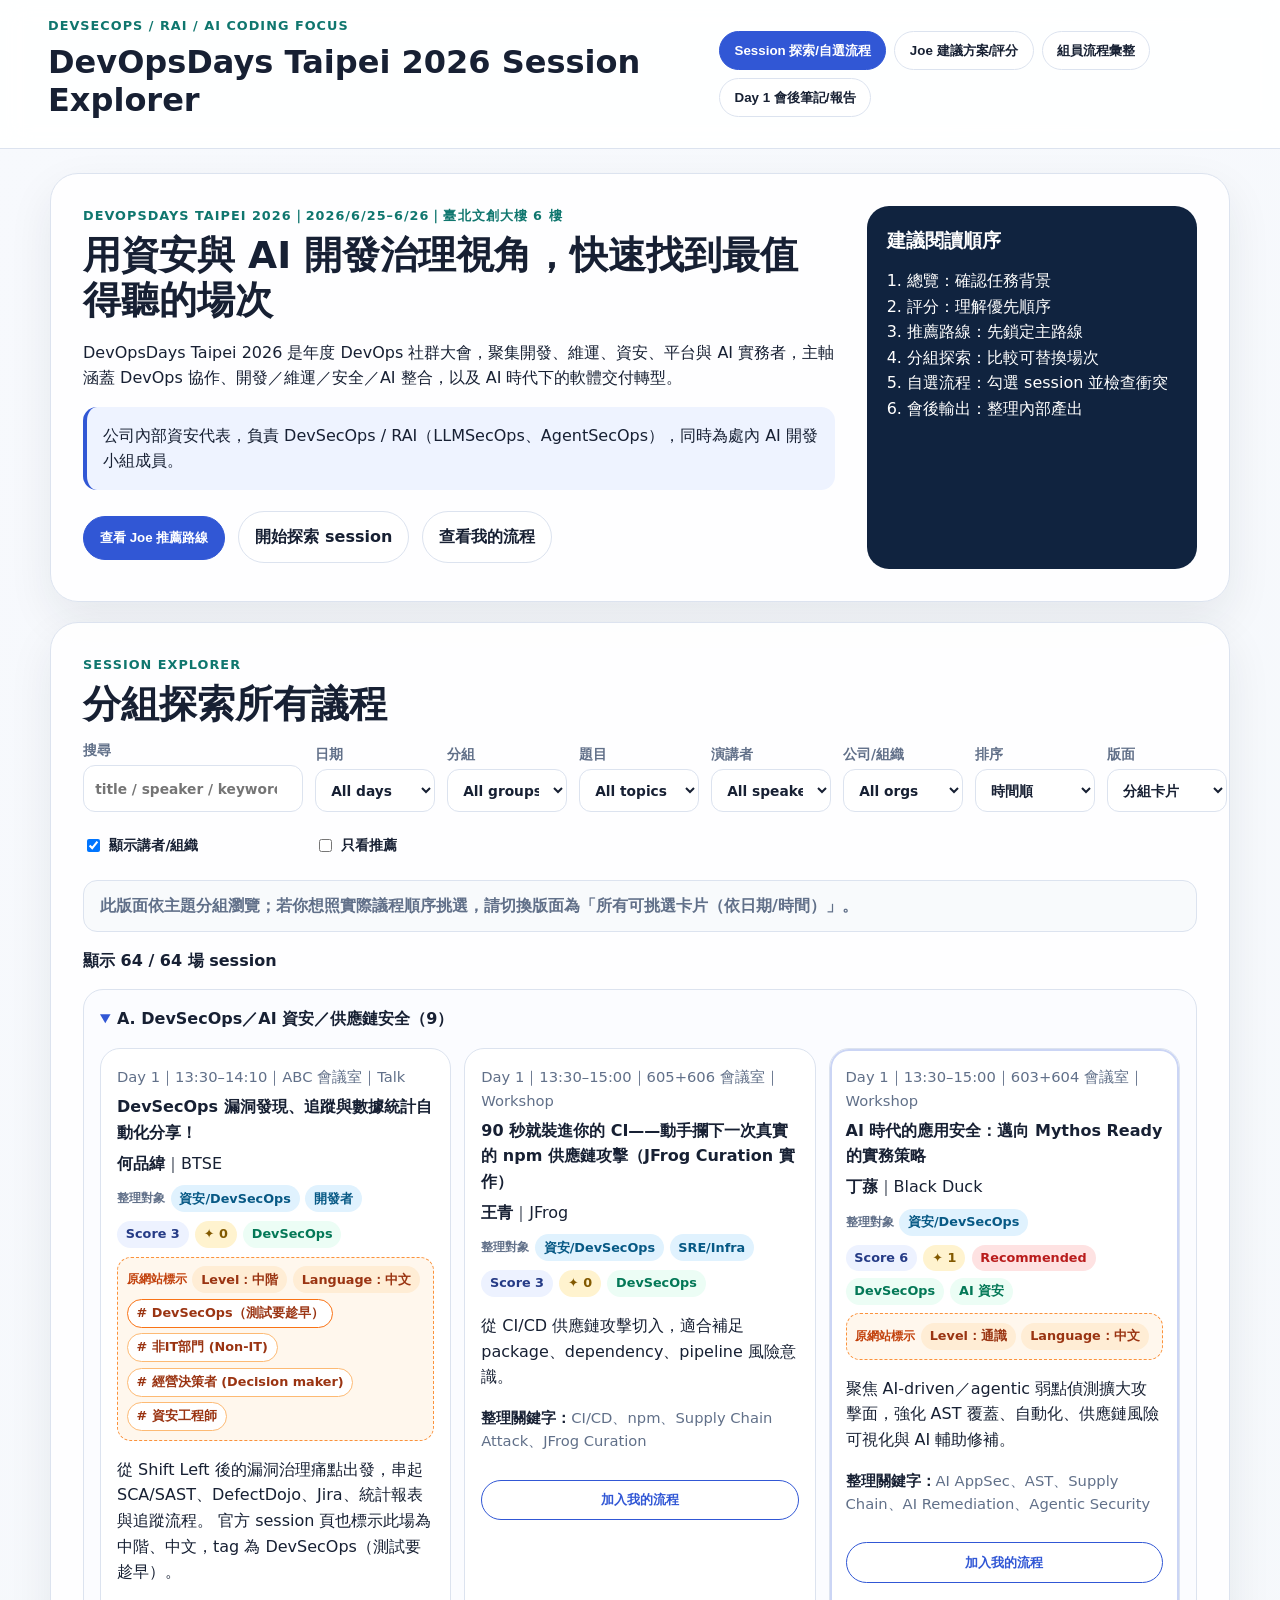
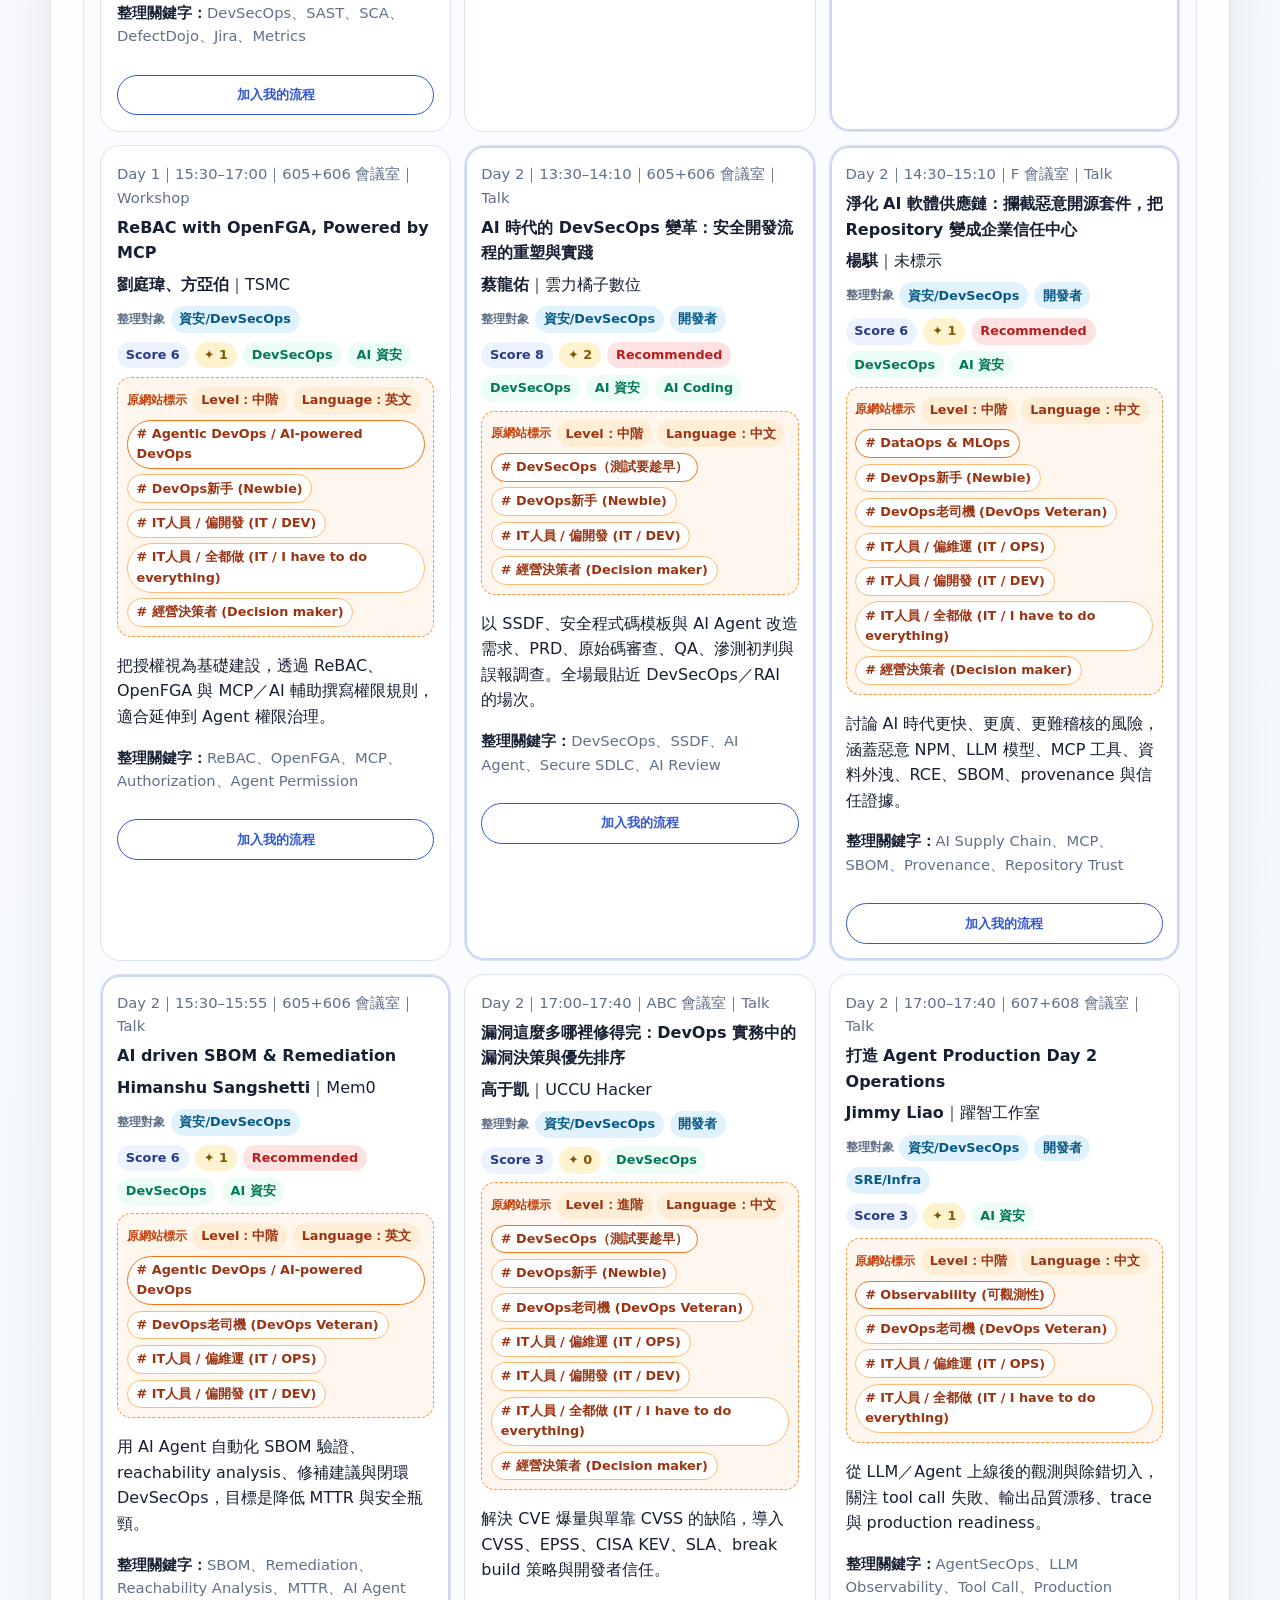
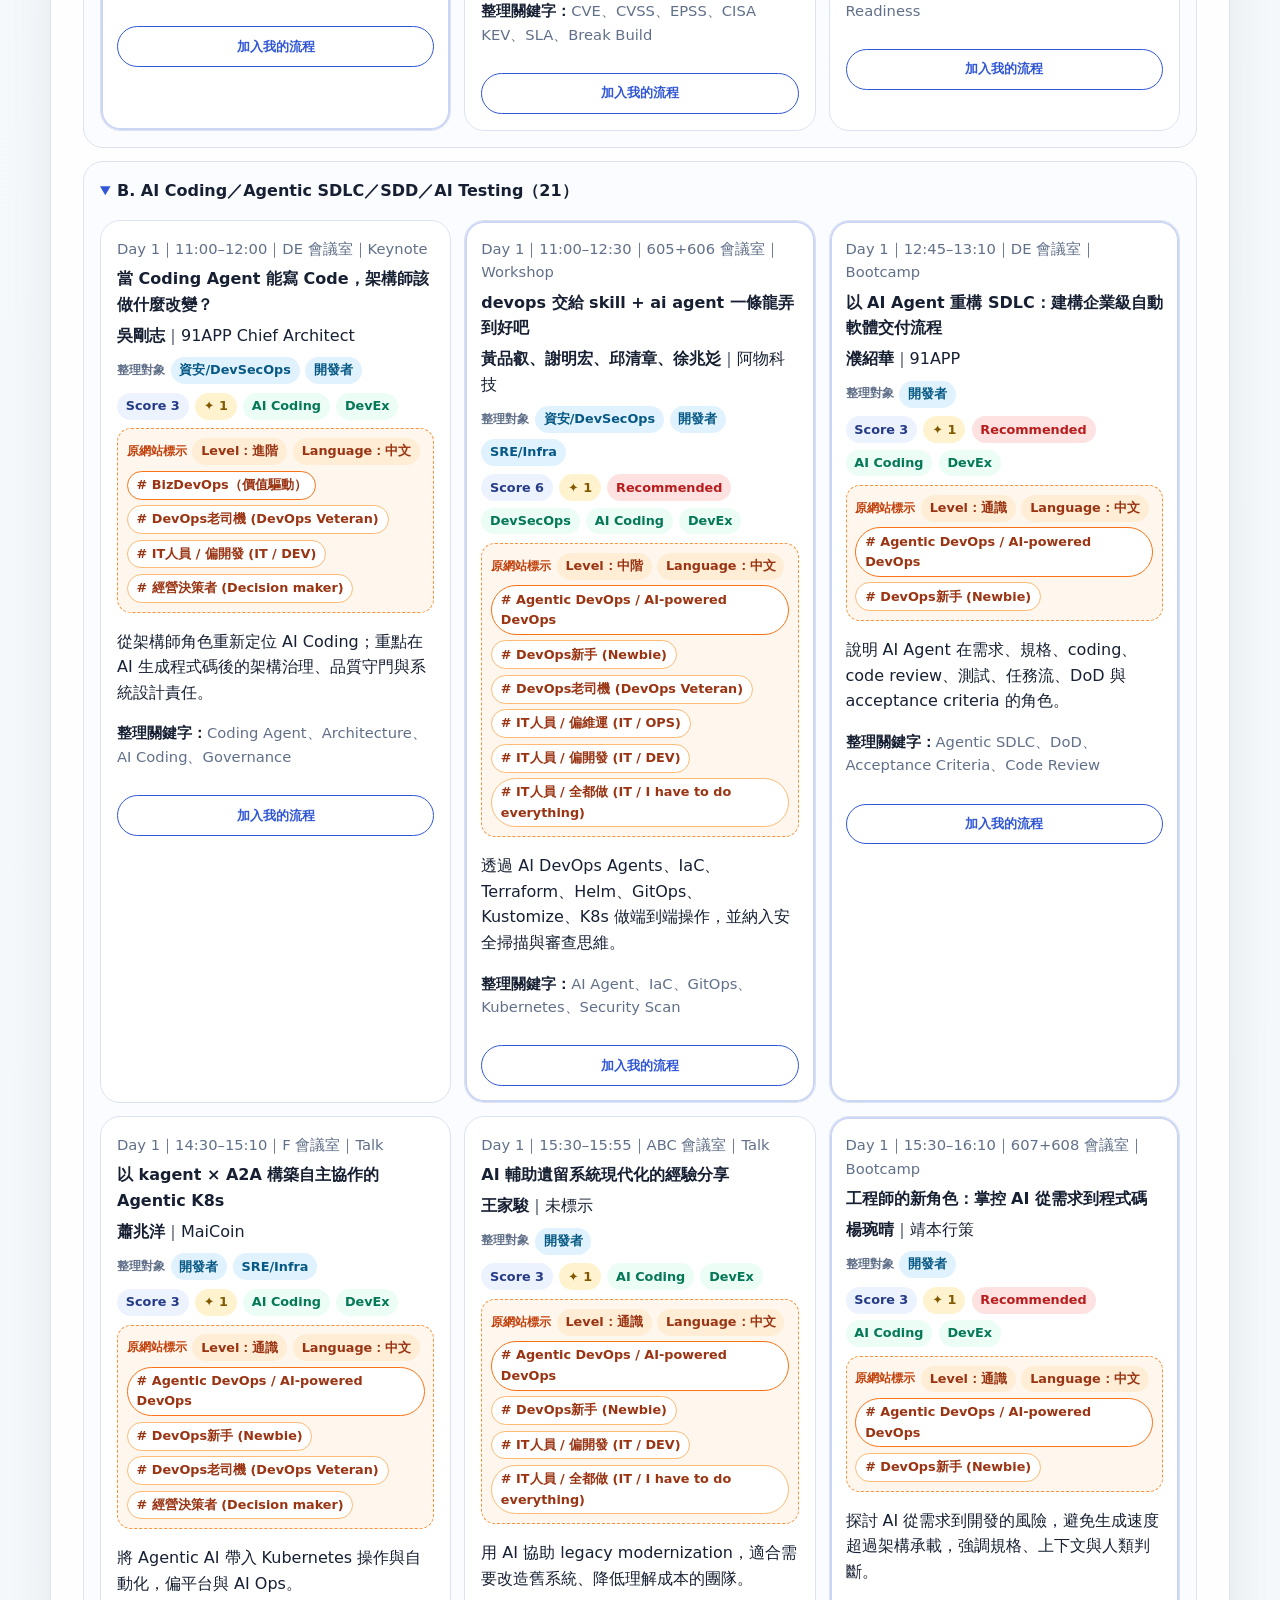
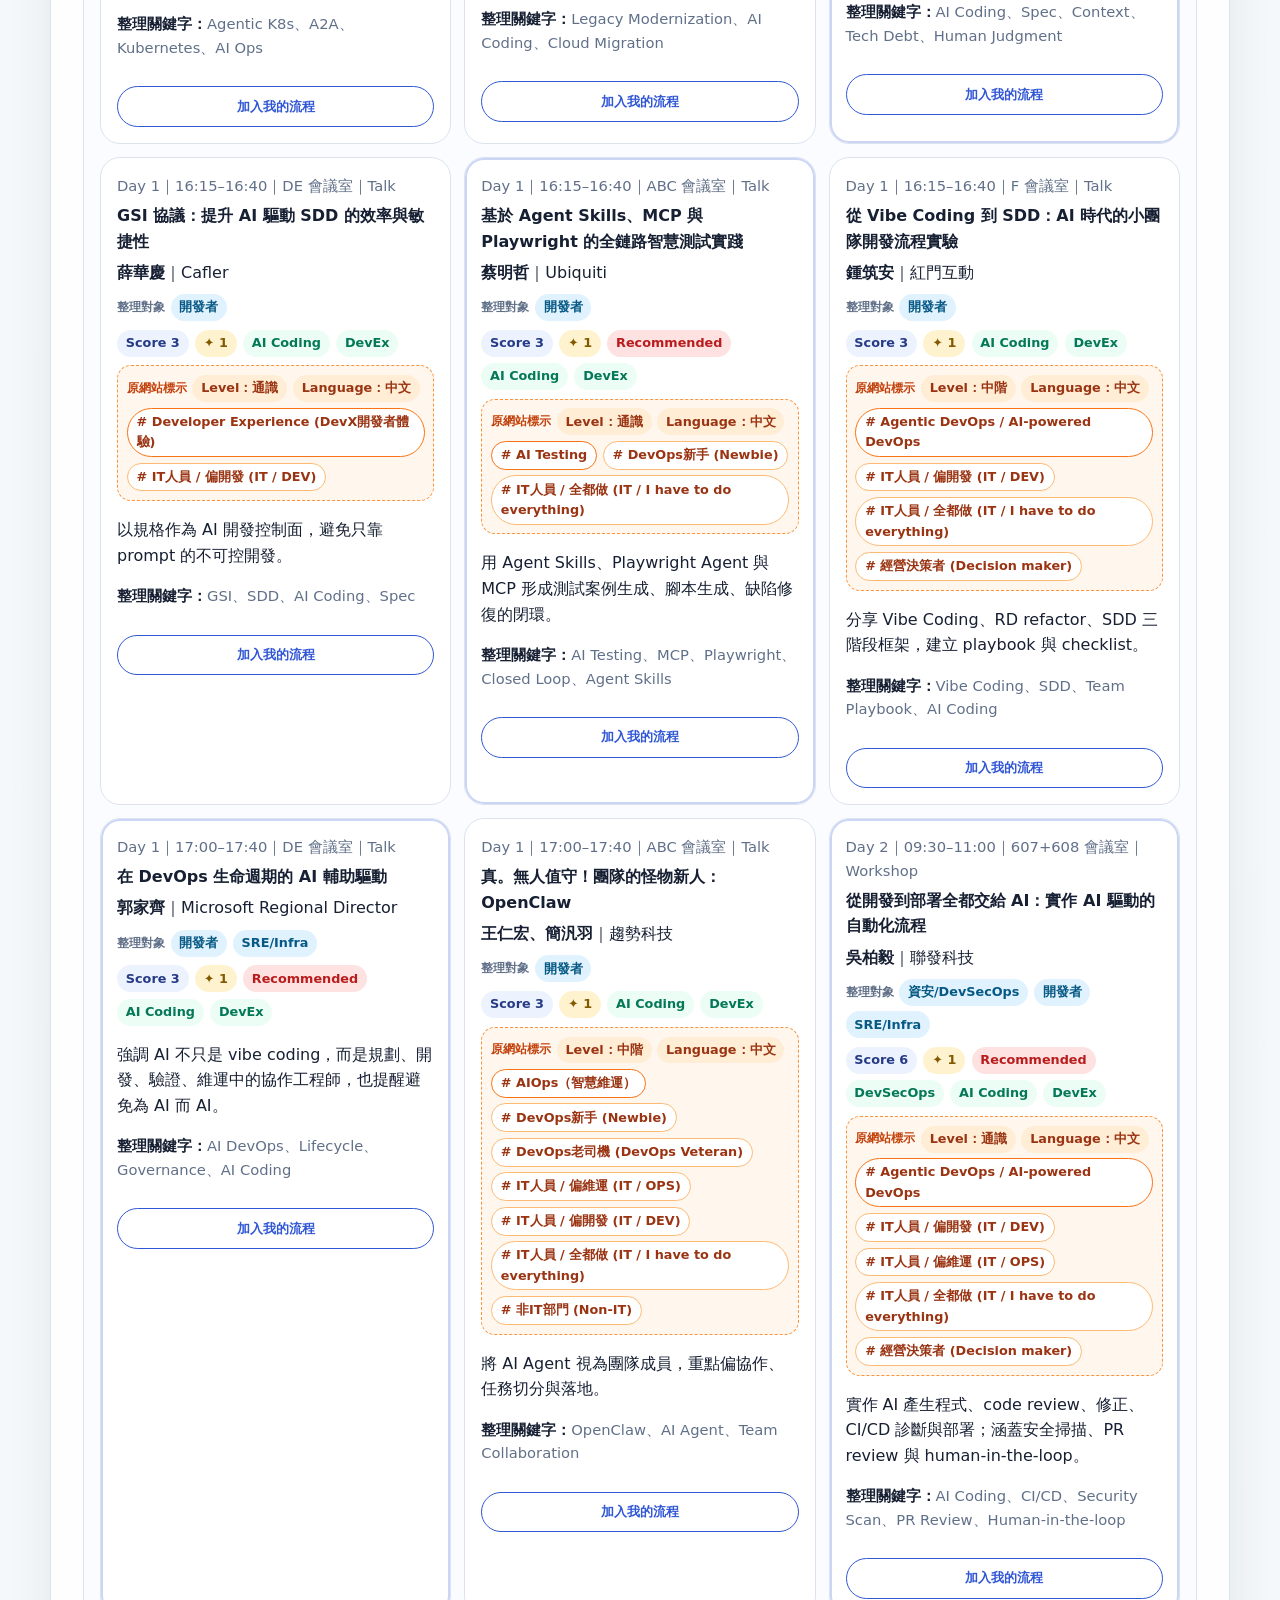
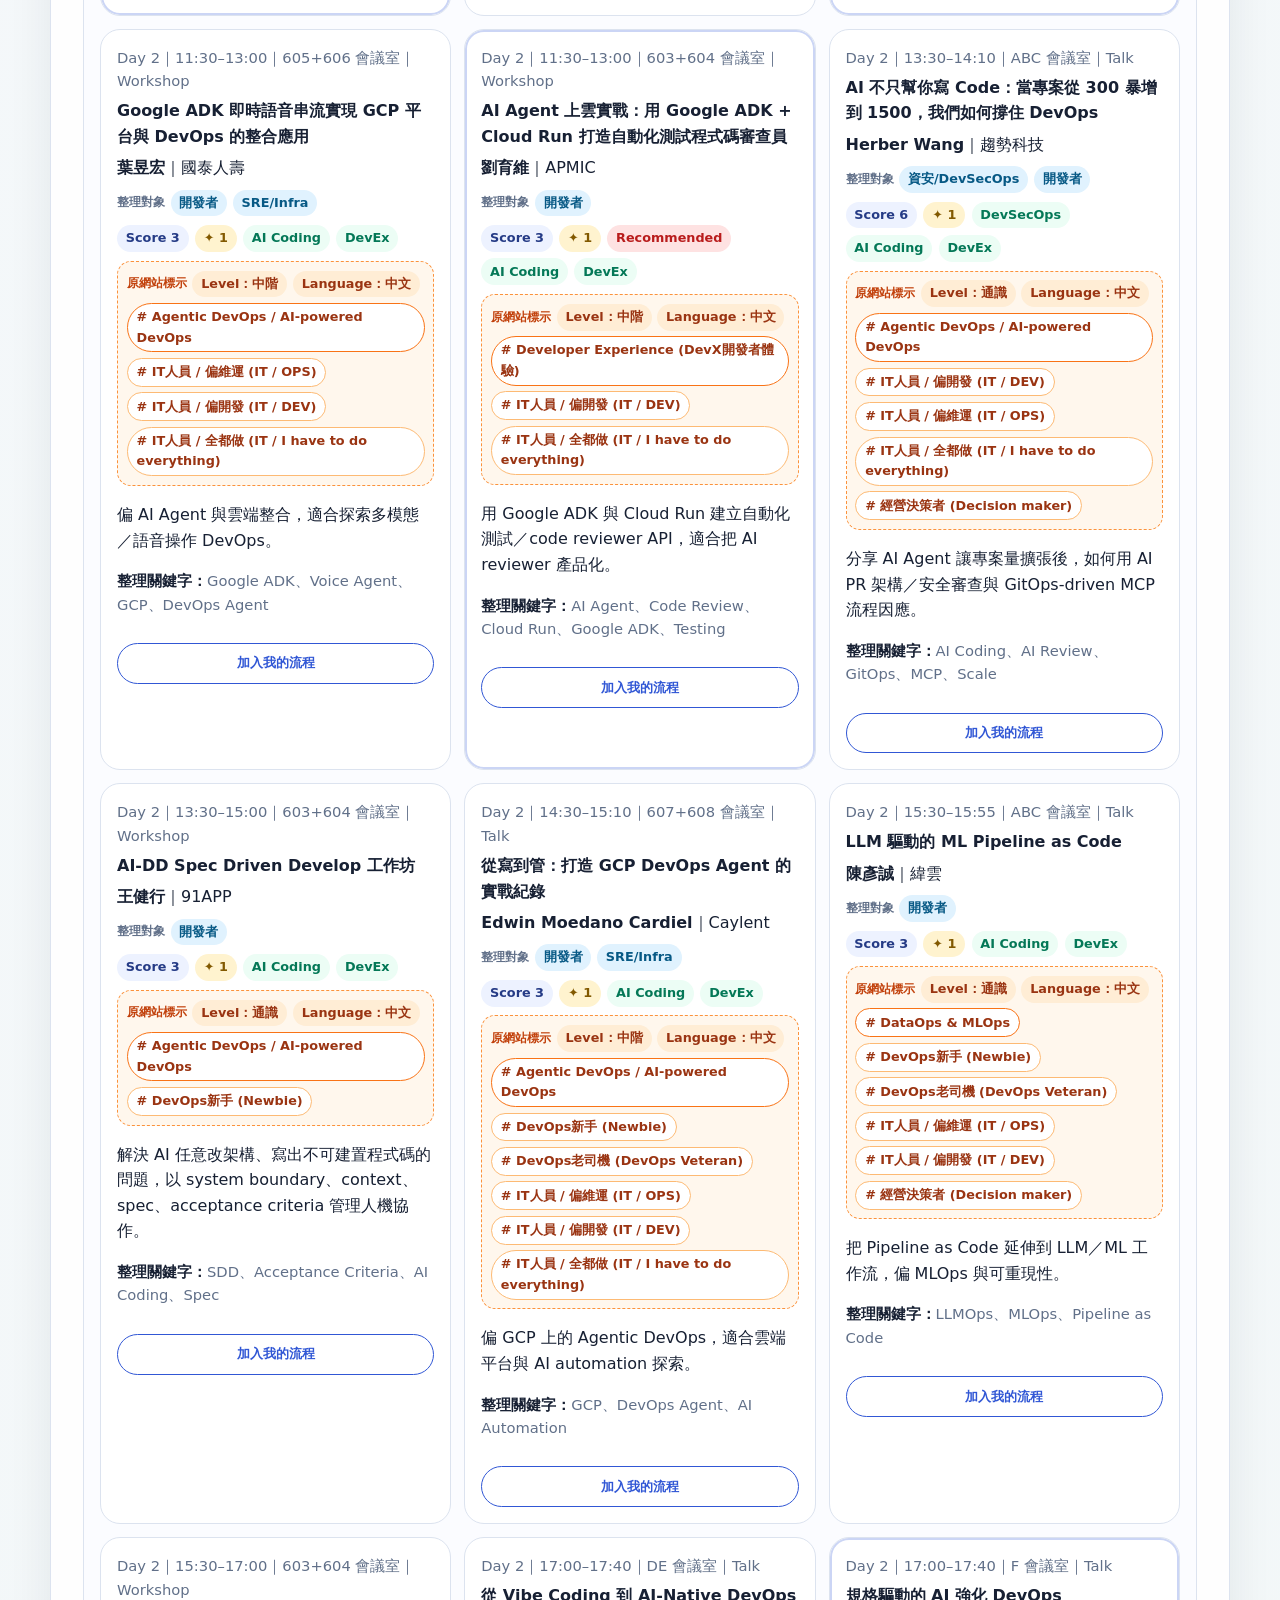
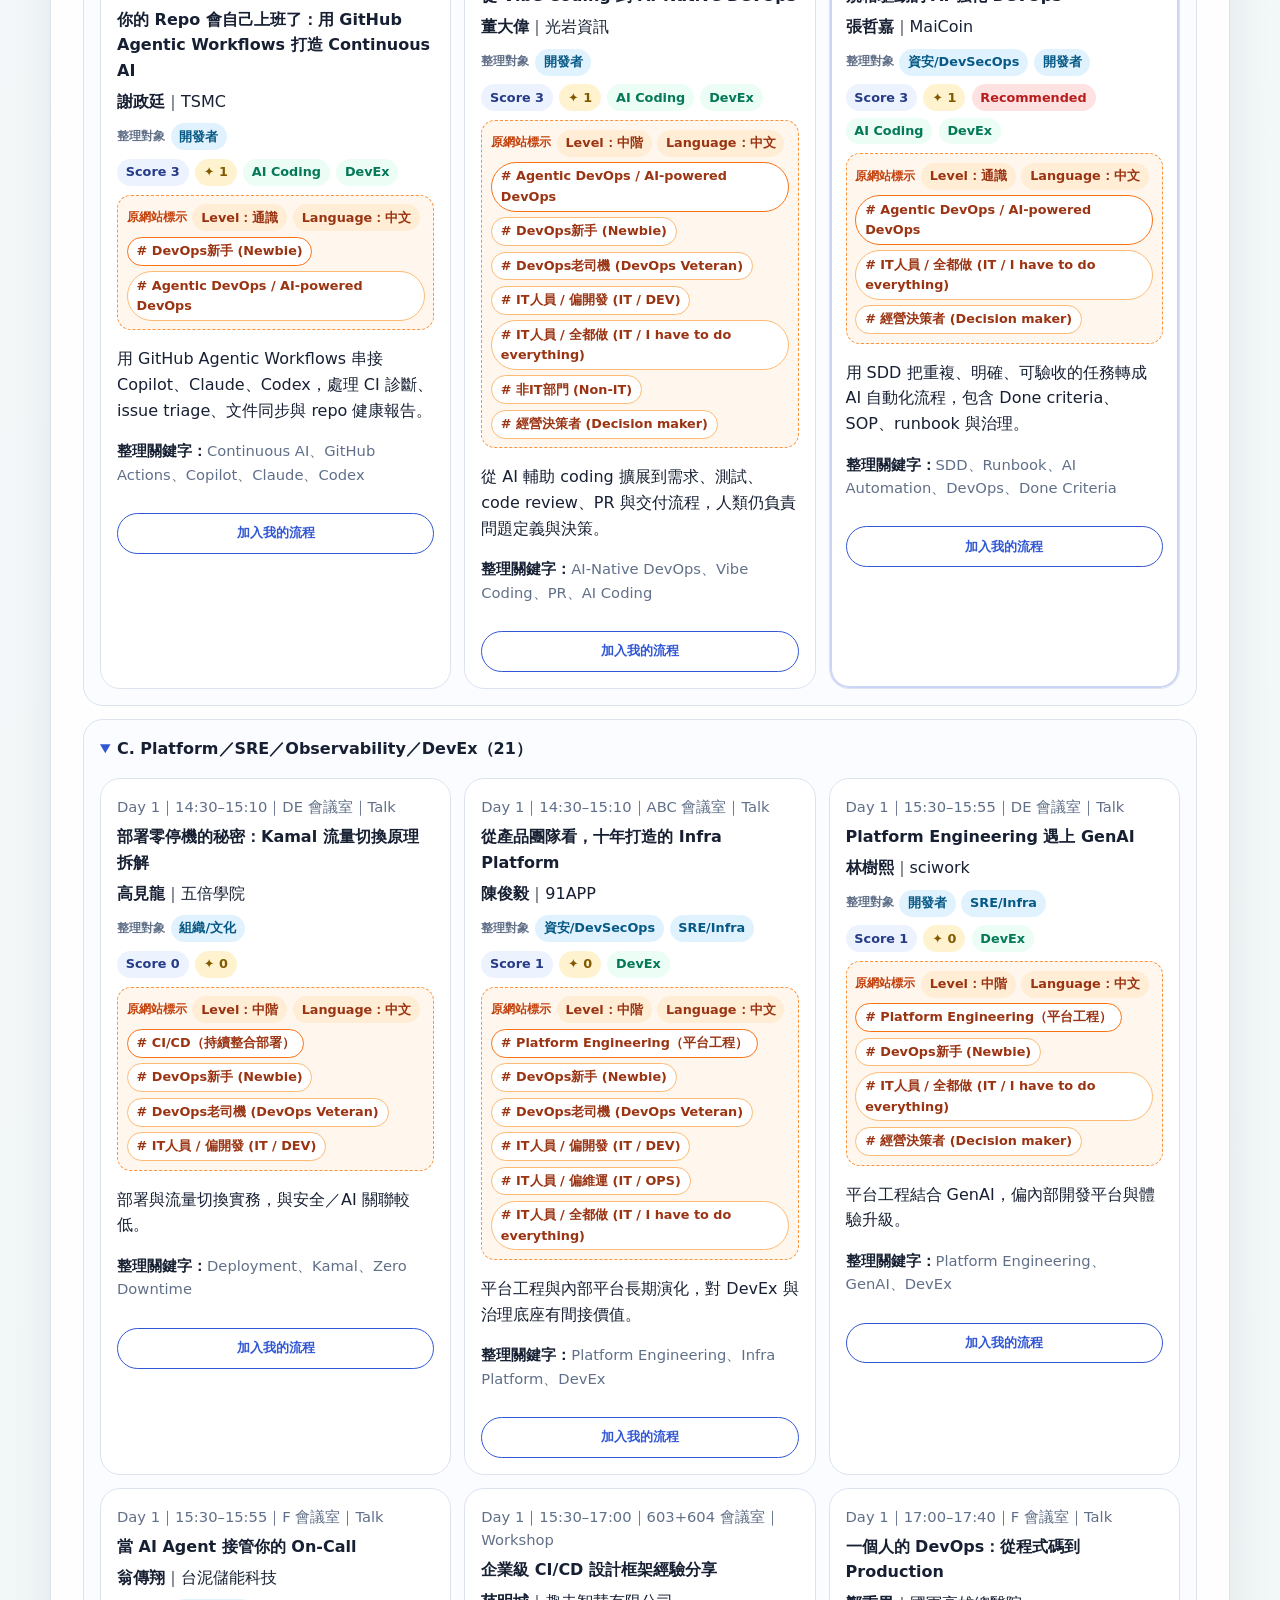
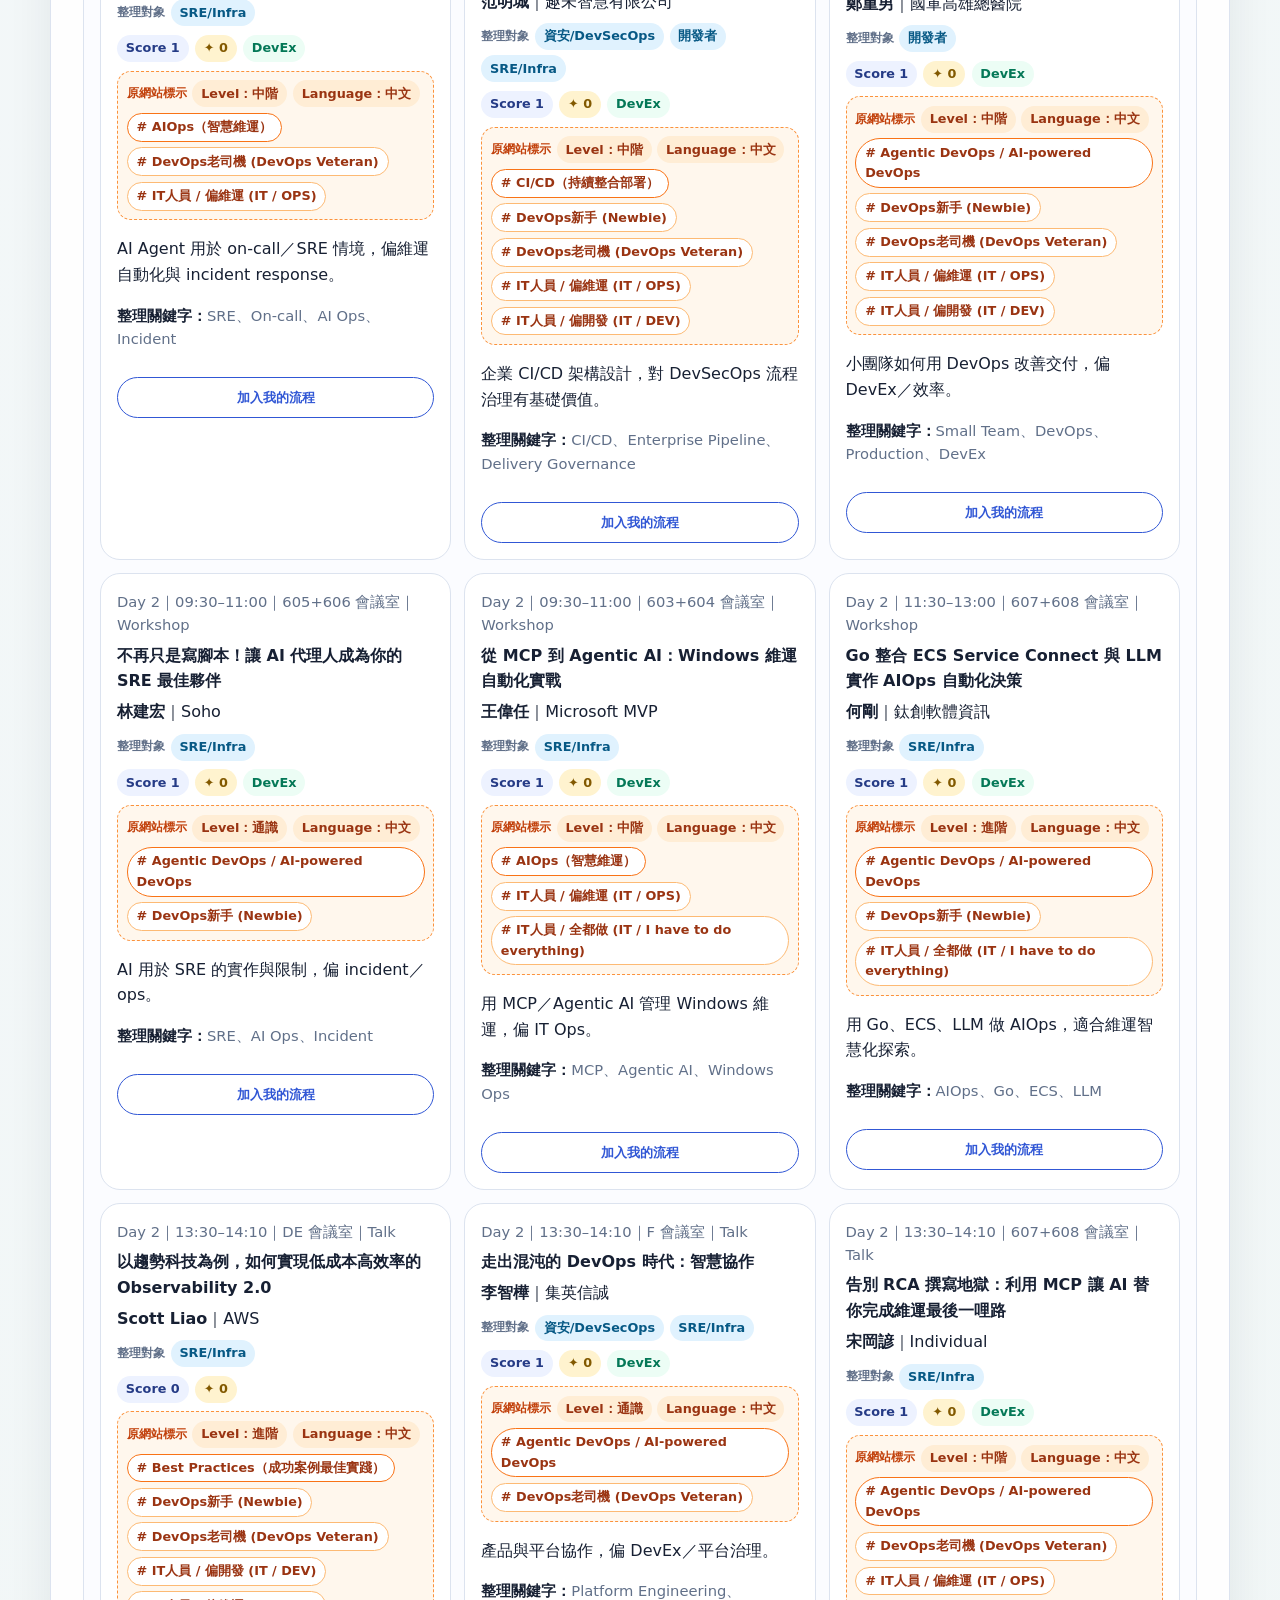
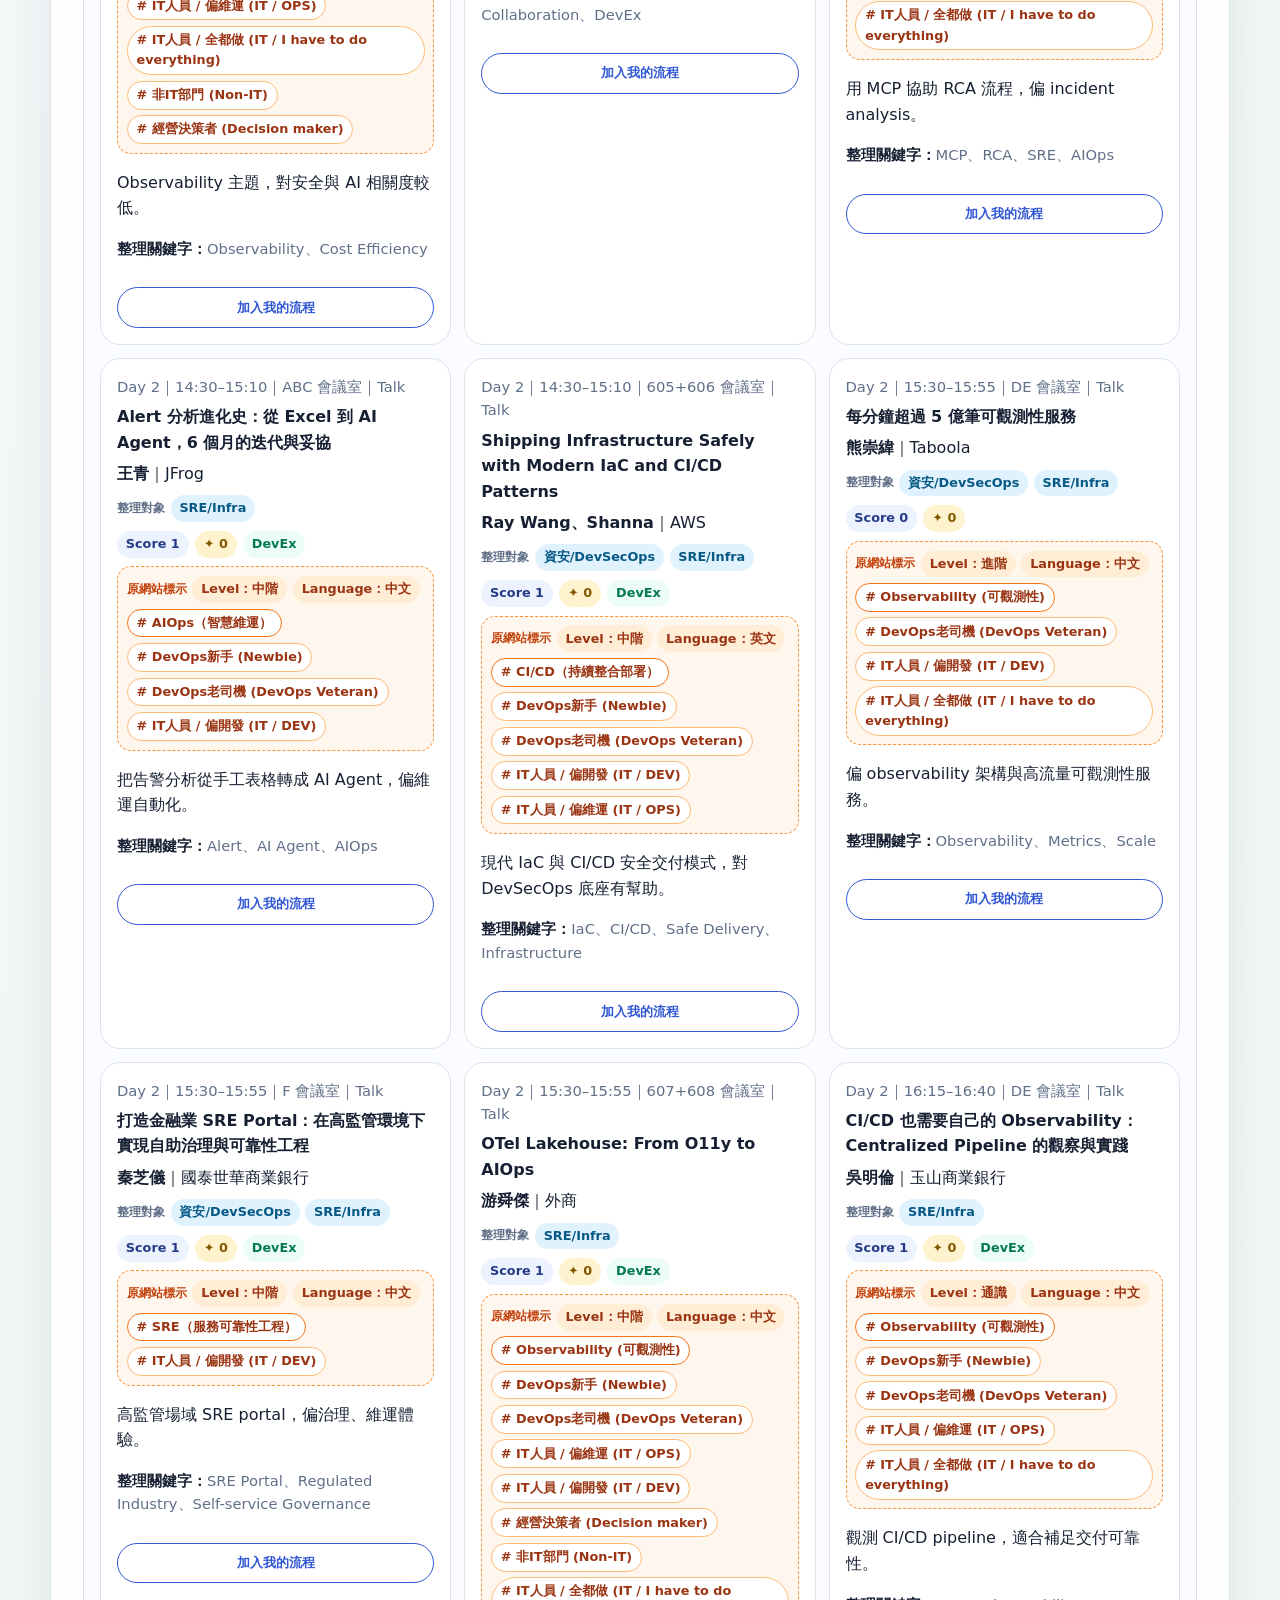
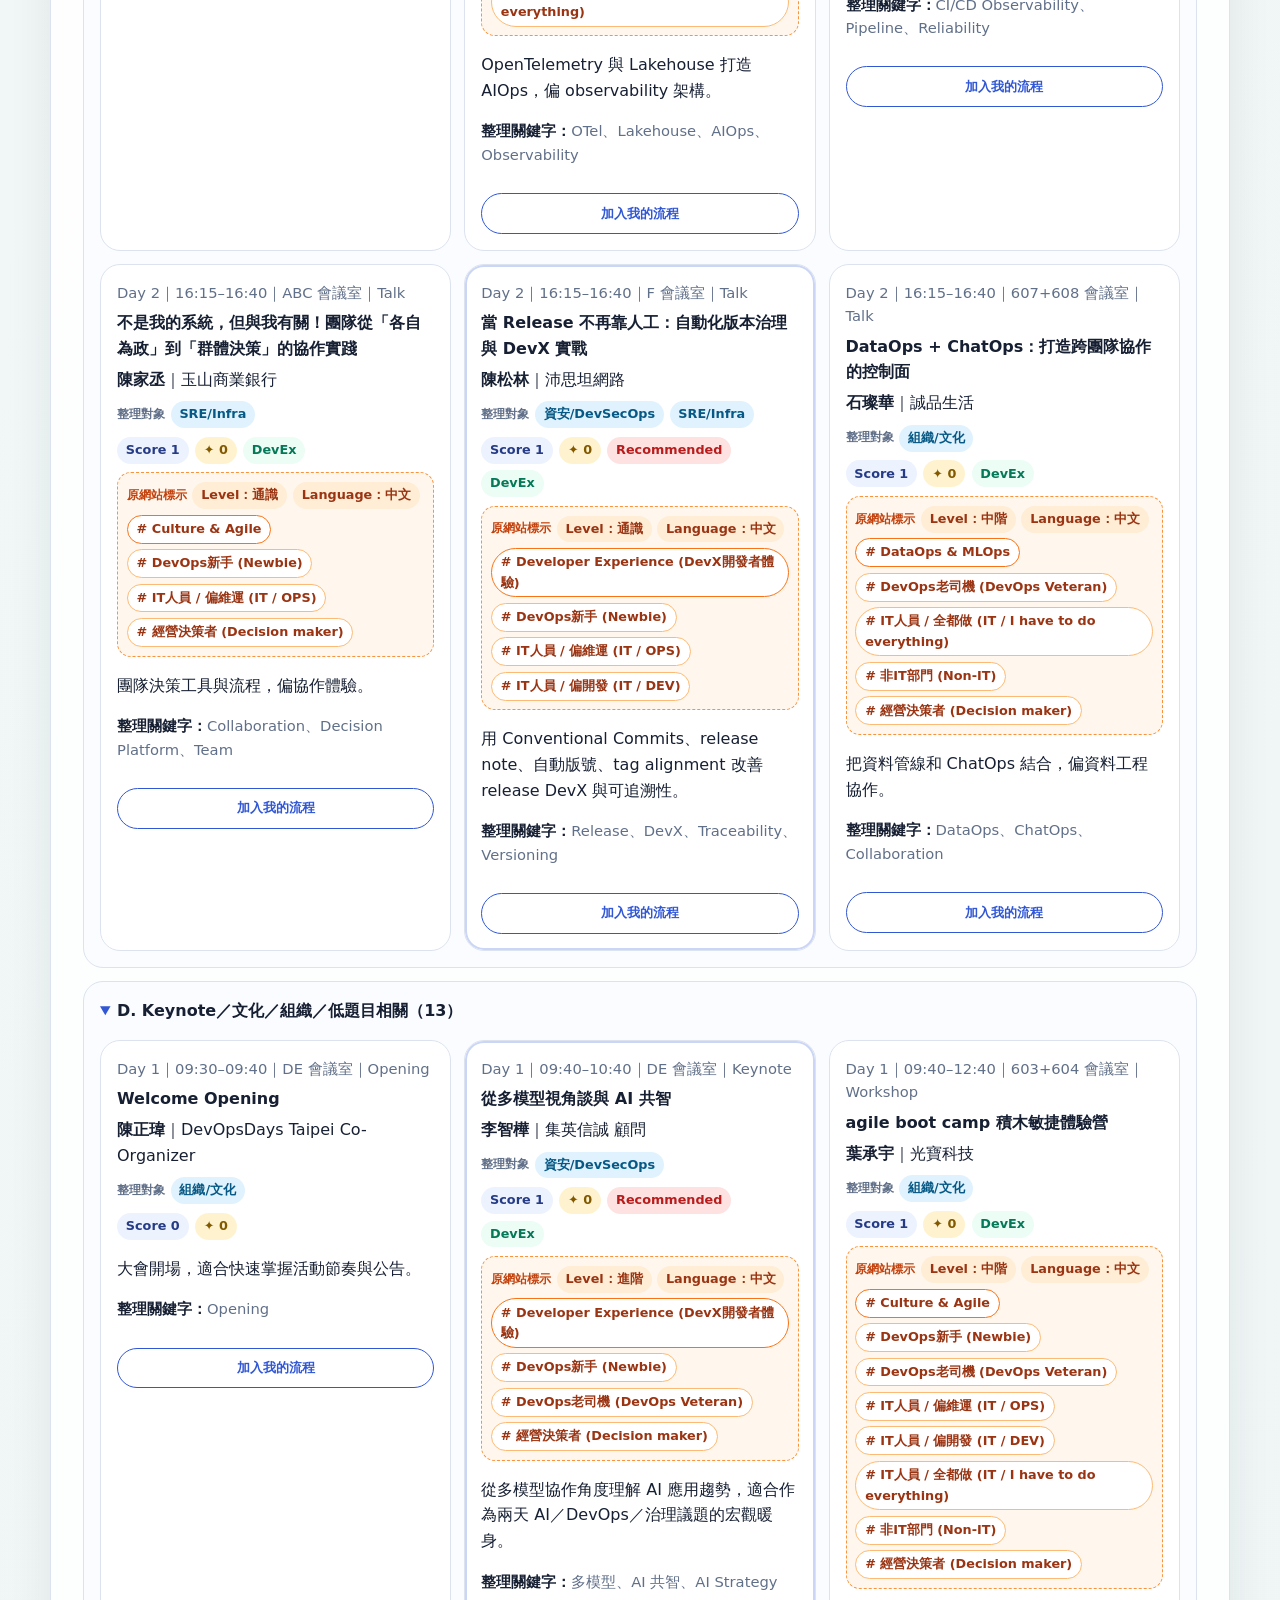
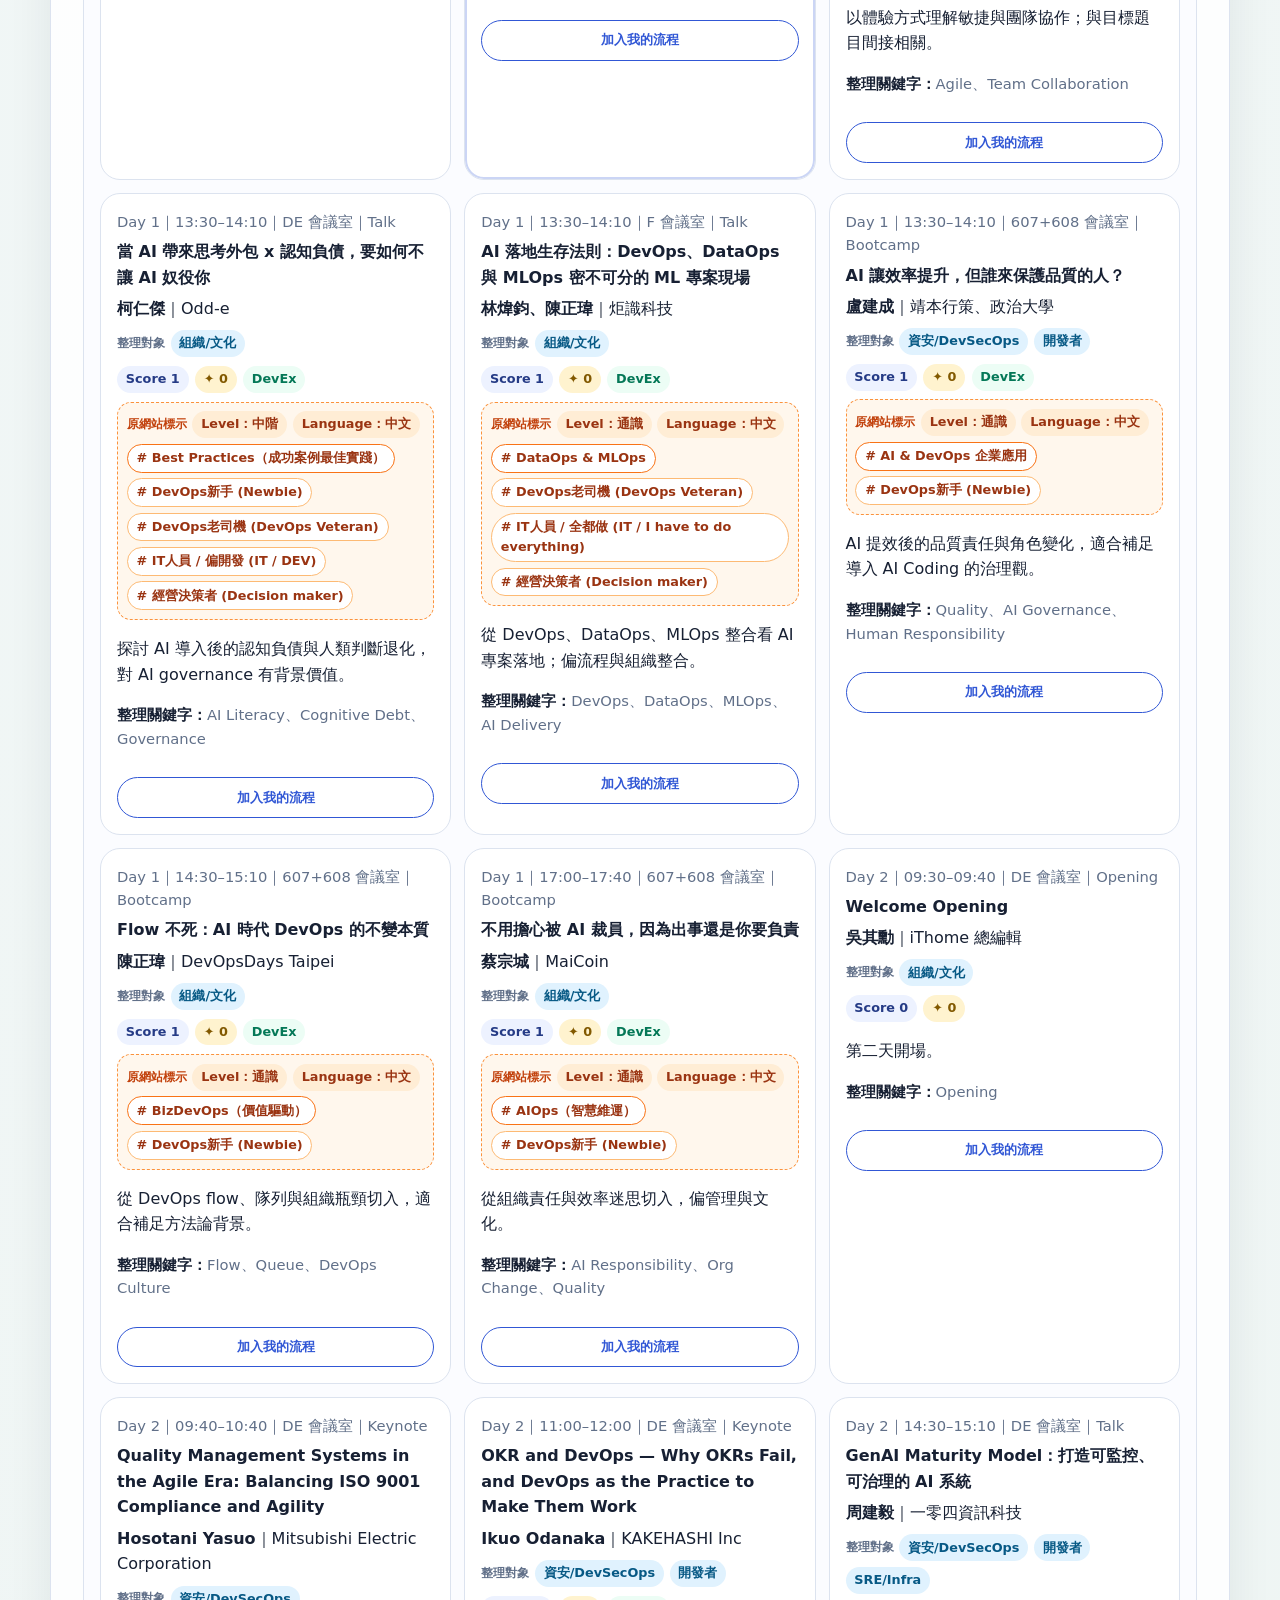
<file: web-app/index.html>
<!doctype html>
<html lang="zh-Hant">
<head>
  <meta charset="utf-8" />
  <meta name="viewport" content="width=device-width, initial-scale=1" />
  <title>DevOpsDays Taipei 2026 Session Explorer</title>
  <link rel="stylesheet" href="styles.css" />
</head>
<body>
  <header class="site-header">
    <div>
      <p class="eyebrow">DevSecOps / RAI / AI Coding Focus</p>
      <h1>DevOpsDays Taipei 2026 Session Explorer</h1>
    </div>
    <nav class="page-tabs" aria-label="主要頁面">
      <button class="tab-button is-active" type="button" data-page-target="explorer-page">Session 探索/自選流程</button>
      <button class="tab-button" type="button" data-page-target="joe-page">Joe 建議方案/評分</button>
      <button class="tab-button" type="button" data-page-target="team-page">組員流程彙整</button>
      <button class="tab-button" type="button" data-page-target="notes-page">Day 1 會後筆記/報告</button>
    </nav>
  </header>

  <main>
    <section id="overview" class="hero section-card" data-page="explorer-page">
      <div>
        <p class="eyebrow" id="summit-dates"></p>
        <h2>用資安與 AI 開發治理視角，快速找到最值得聽的場次</h2>
        <p id="summit-overview"></p>
        <p class="role" id="role-context"></p>
        <div class="hero-actions">
          <button class="button primary" type="button" data-page-target="joe-page">查看 Joe 推薦路線</button>
          <a class="button" href="#explorer">開始探索 session</a>
          <a class="button" href="#planner">查看我的流程</a>
        </div>
      </div>
      <aside class="reading-order" aria-labelledby="reading-order-title">
        <h3 id="reading-order-title">建議閱讀順序</h3>
        <ol>
          <li>總覽：確認任務背景</li>
          <li>評分：理解優先順序</li>
          <li>推薦路線：先鎖定主路線</li>
          <li>分組探索：比較可替換場次</li>
          <li>自選流程：勾選 session 並檢查衝突</li>
          <li>會後輸出：整理內部產出</li>
        </ol>
      </aside>
    </section>

    <section id="score" class="section-card" data-page="joe-page">
      <div class="section-heading">
        <p class="eyebrow">Score Legend</p>
        <h2>題目評分模型</h2>
      </div>
      <div id="score-legend" class="score-grid"></div>
    </section>

    <section id="path" class="section-card" data-page="joe-page">
      <div class="section-heading">
        <p class="eyebrow">Recommended Path</p>
        <h2>不衝突主推薦路線</h2>
        <p>先照這條路線聽，再用 Explorer 補看備選場次。</p>
      </div>
      <div id="recommended-path" class="timeline"></div>
    </section>

    <section id="explorer" class="section-card" data-page="explorer-page">
      <div class="section-heading">
        <p class="eyebrow">Session Explorer</p>
        <h2>分組探索所有議程</h2>
      </div>
      <form class="filters" id="filters">
        <label>搜尋<input id="search" type="search" placeholder="title / speaker / keyword / summary" /></label>
        <label>日期<select id="day-filter"><option value="all">All days</option></select></label>
        <label>分組<select id="group-filter"><option value="all">All groups</option></select></label>
        <label>題目<select id="topic-filter"><option value="all">All topics</option></select></label>
        <label>演講者<select id="speaker-filter"><option value="all">All speakers</option></select></label>
        <label>公司/組織<select id="company-filter"><option value="all">All orgs</option></select></label>
        <label>排序<select id="sort-filter"><option value="time">時間順</option><option value="score">分數高到低</option><option value="magic">魔力高到低</option></select></label>
        <label>版面<select id="layout-filter"><option value="group">分組卡片</option><option value="time">所有可挑選卡片（依日期/時間）</option></select></label>
        <label class="checkbox"><input id="show-speaker" type="checkbox" checked /> 顯示講者/組織</label>
        <label class="checkbox"><input id="recommended-only" type="checkbox" /> 只看推薦</label>
      </form>
      <p class="layout-help" id="layout-help"></p>
      <p class="result-count" id="result-count"></p>
      <div id="session-groups" class="group-list"></div>
    </section>

    <section id="planner" class="section-card planner-section" data-page="explorer-page">
      <div class="section-heading">
        <p class="eyebrow">My Agenda</p>
        <h2>我的自選流程</h2>
        <p>在 Session Explorer 的卡片上按「加入我的流程」，這裡會依日期與時間排序，並自動檢查時間衝突。可用瀏覽器列印功能輸出 PDF。</p>
      </div>
      <div class="planner-actions">
        <button class="button primary" type="button" id="print-plan">輸出 PDF / 列印</button>
        <button class="button" type="button" id="clear-plan">清空我的流程</button>
      </div>
      <div id="planner-alerts" class="planner-alerts" aria-live="polite"></div>
      <div id="planner-summary" class="planner-summary"></div>
      <div id="planner-result" class="planner-result"></div>
    </section>

    <section id="post-notes" class="section-card" data-page="notes-page" hidden>
      <div class="section-heading">
        <p class="eyebrow">Post-event Notes</p>
        <h2>Day 1 會議紀錄整理台</h2>
        <p>把 HackMD 共同筆記的逐場內容轉成「會後簡報/報告」格式：先看抓取狀態，再依 session 摘要重點、行動項與可引用原文。</p>
      </div>
      <div class="notes-source-card">
        <div>
          <h3>共同筆記來源</h3>
          <p id="notes-source-summary"></p>
          <a class="button primary" id="notes-source-link" href="#" target="_blank" rel="noreferrer">開啟 HackMD 共同筆記</a>
        </div>
        <div class="notes-source-status" id="notes-source-status"></div>
      </div>
      <div class="notes-workspace">
        <section class="notes-capture-panel">
          <h3>抓取/匯入內容</h3>
          <p class="layout-help">HackMD 左側目錄項目背後是逐場筆記 URL。若瀏覽器安全限制或登入狀態導致無法直接跨站讀取，請在 HackMD 使用「/download」匯出 Markdown 後貼到下方；頁面會保留來源 URL 與整理欄位。</p>
          <textarea id="notes-markdown-input" rows="10" placeholder="貼上 HackMD Markdown 會議紀錄，例如：# Welcome opening ..."></textarea>
          <div class="planner-actions">
            <button class="button primary" type="button" id="parse-notes-markdown">解析貼上的會議紀錄</button>
            <button class="button" type="button" id="clear-notes-markdown">清空暫存筆記</button>
          </div>
          <p class="layout-help" id="notes-import-status"></p>
        </section>
        <section class="report-template-panel">
          <h3>會後報告骨架</h3>
          <ol id="report-outline"></ol>
        </section>
      </div>
      <div class="notes-toolbar">
        <label>搜尋筆記<input id="notes-search" type="search" placeholder="session / 講者 / 內容關鍵字" /></label>
        <label>報告觀點<select id="notes-lens"><option value="all">全部</option><option value="takeaway">重點摘要</option><option value="action">行動項</option><option value="quote">可引用內容</option></select></label>
      </div>
      <p class="result-count" id="notes-result-count"></p>
      <div id="notes-list" class="notes-list"></div>
    </section>

    <section id="team-plans" class="section-card" data-page="team-page" hidden>
      <div class="section-heading">
        <p class="eyebrow">Team Agenda Exchange</p>
        <h2>組員流程匯入 / 跨員彙整</h2>
        <p>每位組員可在「Session 探索/自選流程」選好自己的流程，輸入 nickname 後匯出 JSON 或 CSV；組長可在這裡匯入多位組員的 JSON，獨立彙整，不會覆蓋自己的流程。</p>
      </div>
      <div class="team-tools">
        <label>我的 nickname<input id="nickname-input" type="text" placeholder="例如 Joe、Alice、Infra 小組 A" /></label>
        <button class="button primary" type="button" id="export-plan-json">匯出我的流程 JSON</button>
        <button class="button" type="button" id="export-plan-csv">匯出我的流程 CSV</button>
      </div>
      <div class="team-import-grid">
        <label>匯入組員 JSON 檔<input id="import-plan-file" type="file" accept="application/json,.json" /></label>
        <label>或貼上組員 JSON<textarea id="import-plan-text" rows="7" placeholder="貼上組員匯出的 JSON"></textarea></label>
      </div>
      <div class="planner-actions">
        <button class="button primary" type="button" id="import-plan-json">匯入組員流程</button>
        <button class="button" type="button" id="clear-team-plans">清空已匯入組員流程</button>
      </div>
      <p class="layout-help" id="team-import-status"></p>
      <div id="team-plans-result" class="team-plans-result"></div>
    </section>

    <section id="outcomes" class="section-card" data-page="joe-page">
      <div class="section-heading">
        <p class="eyebrow">After Summit</p>
        <h2>會後輸出</h2>
      </div>
      <div id="outcome-cards" class="outcome-grid"></div>
    </section>
  </main>

  <footer class="site-footer">
    <p>資料整理版本：<span id="last-reviewed"></span>。實際議程以大會當日公告為主。</p>
  </footer>

  <dialog id="session-dialog">
    <article class="dialog-card">
      <button class="close" type="button" value="cancel" aria-label="關閉">×</button>
      <div id="session-detail"></div>
    </article>
  </dialog>

  <script src="data.js"></script>
  <script src="app.js"></script>
</body>
</html>
</file>
<file: web-app/styles.css>
:root {
  --bg: #f5f7fb;
  --card: #ffffff;
  --ink: #172033;
  --muted: #617089;
  --brand: #3157d5;
  --brand-2: #0f766e;
  --line: #dce3ef;
  --soft: #eef3ff;
  --magic: #fff3cf;
  --shadow: 0 18px 45px rgba(23, 32, 51, 0.08);
}

* {
  box-sizing: border-box;
}

html {
  scroll-behavior: smooth;
}

body {
  margin: 0;
  background: linear-gradient(135deg, #f7f9fd, #eef5f3);
  color: var(--ink);
  font: 16px/1.6 system-ui, -apple-system, BlinkMacSystemFont, "Segoe UI", "Noto Sans TC", "Microsoft JhengHei", sans-serif;
}

.site-header {
  position: sticky;
  top: 0;
  z-index: 10;
  display: flex;
  justify-content: space-between;
  gap: 1rem;
  align-items: center;
  padding: 1rem clamp(1rem, 4vw, 3rem);
  background: rgba(255, 255, 255, 0.88);
  backdrop-filter: blur(14px);
  border-bottom: 1px solid var(--line);
}

h1,
h2,
h3 {
  line-height: 1.2;
  margin: 0.2rem 0 0.8rem;
}

h1 {
  font-size: clamp(1.25rem, 2.5vw, 2rem);
}

h2 {
  font-size: clamp(1.5rem, 3vw, 2.35rem);
}

a {
  color: var(--brand);
  text-decoration: none;
}

nav {
  display: flex;
  gap: 0.75rem;
  flex-wrap: wrap;
}

nav a {
  color: var(--ink);
  font-weight: 700;
}

main {
  width: min(1180px, calc(100% - 2rem));
  margin: 1.5rem auto 4rem;
}

.section-card {
  margin-bottom: 1.25rem;
  padding: clamp(1rem, 3vw, 2rem);
  border: 1px solid var(--line);
  border-radius: 28px;
  background: rgba(255, 255, 255, 0.9);
  box-shadow: var(--shadow);
}

.hero {
  display: grid;
  grid-template-columns: minmax(0, 1fr) 330px;
  gap: 2rem;
}

.eyebrow {
  margin: 0 0 0.4rem;
  color: var(--brand-2);
  font-size: 0.8rem;
  font-weight: 800;
  letter-spacing: 0.08em;
  text-transform: uppercase;
}

.role {
  padding: 1rem;
  border-left: 4px solid var(--brand);
  border-radius: 14px;
  background: var(--soft);
}

.button {
  display: inline-flex;
  align-items: center;
  justify-content: center;
  margin: 0.35rem 0.5rem 0.35rem 0;
  padding: 0.75rem 1rem;
  border: 1px solid var(--line);
  border-radius: 999px;
  background: #ffffff;
  color: var(--ink);
  font-weight: 800;
  cursor: pointer;
}

.button.primary {
  border-color: var(--brand);
  background: var(--brand);
  color: #ffffff;
}

.reading-order {
  padding: 1.25rem;
  border-radius: 22px;
  background: #10233f;
  color: #ffffff;
}

.reading-order h3 {
  color: #ffffff;
}

.reading-order ol {
  padding-left: 1.25rem;
}

.score-grid,
.outcome-grid {
  display: grid;
  grid-template-columns: repeat(4, minmax(0, 1fr));
  gap: 1rem;
}

.score-card,
.outcome-card,
.session-card,
.path-card {
  padding: 1rem;
  border: 1px solid var(--line);
  border-radius: 20px;
  background: var(--card);
}

.score-values strong {
  font-size: 1.6rem;
}

.badges {
  display: flex;
  gap: 0.4rem;
  flex-wrap: wrap;
  margin: 0.55rem 0;
}

.badge {
  display: inline-flex;
  align-items: center;
  border: 0;
  border-radius: 999px;
  padding: 0.2rem 0.55rem;
  background: #edf2ff;
  color: #253b86;
  font-size: 0.8rem;
  font-weight: 800;
}

.badge.magic {
  background: var(--magic);
  color: #825900;
}

.badge.topic {
  background: #ecfdf5;
  color: #047857;
}

.badge.recommended {
  background: #fee2e2;
  color: #b91c1c;
}

.link-badge {
  cursor: pointer;
}

.timeline {
  display: grid;
  gap: 1rem;
}

.day-title {
  margin-top: 1rem;
  padding-bottom: 0.4rem;
  border-bottom: 1px solid var(--line);
}

.path-card {
  display: grid;
  grid-template-columns: 150px minmax(0, 1fr) auto;
  gap: 1rem;
  align-items: start;
  border-left: 5px solid var(--brand);
}

.meta,
.keywords,
.source-note {
  color: var(--muted);
  font-size: 0.92rem;
}

.filters {
  display: grid;
  grid-template-columns: 2fr repeat(4, 1fr) auto;
  gap: 0.75rem;
  align-items: end;
}

.filters label {
  display: grid;
  gap: 0.25rem;
  color: var(--muted);
  font-size: 0.86rem;
  font-weight: 800;
}

.filters input,
.filters select {
  width: 100%;
  padding: 0.7rem;
  border: 1px solid var(--line);
  border-radius: 12px;
  background: #ffffff;
  color: var(--ink);
  font: inherit;
}

.filters .checkbox {
  display: flex;
  align-items: center;
  gap: 0.4rem;
  padding: 0.65rem 0;
  color: var(--ink);
}

.filters .checkbox input {
  width: auto;
}

.result-count {
  font-weight: 800;
}

.group-list {
  display: grid;
  gap: 0.85rem;
}

details {
  overflow: hidden;
  border: 1px solid var(--line);
  border-radius: 20px;
  background: #fbfcff;
}

summary {
  padding: 1rem;
  cursor: pointer;
  font-weight: 900;
}

summary::marker {
  color: var(--brand);
}

.cards {
  display: grid;
  grid-template-columns: repeat(3, minmax(0, 1fr));
  gap: 0.8rem;
  padding: 0 1rem 1rem;
}

.session-card {
  width: 100%;
  text-align: left;
  cursor: pointer;
  transition: 0.18s transform, 0.18s border-color;
}

.session-card:hover,
.session-card:focus-visible {
  transform: translateY(-2px);
  border-color: var(--brand);
  outline: none;
}

.session-card.is-recommended {
  box-shadow: inset 0 0 0 2px rgba(49, 87, 213, 0.25);
}

.session-card h4 {
  margin: 0.35rem 0;
  font-size: 1rem;
}

dialog {
  width: min(860px, 100%);
  padding: 1rem;
  border: 0;
  background: transparent;
}

dialog::backdrop {
  background: rgba(15, 23, 42, 0.55);
}

.dialog-card {
  position: relative;
  overflow: auto;
  max-height: 85vh;
  padding: 1.25rem;
  border-radius: 24px;
  background: #ffffff;
  box-shadow: var(--shadow);
}

.close {
  position: absolute;
  top: 1rem;
  right: 1rem;
  width: 2.3rem;
  height: 2.3rem;
  border: 0;
  border-radius: 50%;
  background: #eef2f7;
  font-size: 1.5rem;
  cursor: pointer;
}

.checklist {
  display: grid;
  gap: 0.5rem;
  padding: 0;
}

.checklist li {
  list-style: none;
  padding: 0.65rem;
  border: 1px solid var(--line);
  border-radius: 14px;
}

.checklist label {
  display: flex;
  gap: 0.5rem;
}

@media (max-width: 900px) {
  .site-header,
  .hero {
    display: block;
  }

  .site-header nav {
    margin-top: 0.75rem;
  }

  .score-grid,
  .outcome-grid,
  .cards {
    grid-template-columns: 1fr;
  }

  .path-card,
  .filters {
    grid-template-columns: 1fr;
  }
}

.site-footer {
  width: min(1180px, calc(100% - 2rem));
  margin: -2rem auto 3rem;
  color: var(--muted);
  font-size: 0.9rem;
}

.speaker-line {
  margin: 0.25rem 0;
  color: var(--ink);
}

.badge-row-labelled,
.official-meta {
  align-items: center;
  gap: 0.35rem;
}

.badge-label {
  color: var(--muted);
  font-size: 0.76rem;
  font-weight: 900;
}

.badge-label.official {
  color: #c2410c;
}

.badge.persona {
  background: #e0f2fe;
  color: #075985;
}

.official-meta {
  display: flex;
  flex-wrap: wrap;
  margin: 0.55rem 0;
  padding: 0.55rem;
  border: 1px dashed #fb923c;
  border-radius: 14px;
  background: #fff7ed;
}

.badge.official-fact {
  background: #ffedd5;
  color: #9a3412;
}

.badge.official-tag {
  border: 1px solid #f97316;
  background: #ffffff;
  color: #9a3412;
}

.badge.official-audience {
  border: 1px solid #fdba74;
  background: #ffffff;
  color: #9a3412;
}

.keywords span {
  color: var(--ink);
  font-weight: 800;
}

@media (min-width: 901px) {
  .filters {
    grid-template-columns: minmax(220px, 1.4fr) repeat(6, minmax(120px, 0.8fr));
  }
}

.session-open-area {
  display: block;
  width: 100%;
  text-align: left;
  cursor: pointer;
}

.session-open-area:focus-visible {
  outline: 3px solid rgba(49, 87, 213, 0.35);
  outline-offset: 4px;
  border-radius: 14px;
}

.plan-toggle {
  width: 100%;
  margin-top: 0.75rem;
  padding: 0.65rem 0.85rem;
  border: 1px solid var(--brand);
  border-radius: 999px;
  background: #ffffff;
  color: var(--brand);
  font-weight: 900;
  cursor: pointer;
}

.plan-toggle.is-selected {
  background: var(--brand);
  color: #ffffff;
}

.planner-section {
  border-color: rgba(49, 87, 213, 0.35);
}

.planner-actions {
  display: flex;
  flex-wrap: wrap;
  gap: 0.5rem;
  margin-bottom: 1rem;
}

.planner-summary {
  margin: 0.75rem 0;
  font-weight: 900;
}

.conflict-box,
.success-box,
.empty-planner {
  padding: 1rem;
  border-radius: 16px;
}

.conflict-box {
  border: 1px solid #f97316;
  background: #fff7ed;
  color: #9a3412;
}

.success-box {
  border: 1px solid #34d399;
  background: #ecfdf5;
  color: #047857;
}

.empty-planner {
  border: 1px dashed var(--line);
  background: #f8fafc;
}

.planner-result {
  display: grid;
  gap: 0.85rem;
}

.planner-item {
  display: grid;
  grid-template-columns: 150px minmax(0, 1fr) auto;
  gap: 1rem;
  align-items: start;
  padding: 1rem;
  border: 1px solid var(--line);
  border-left: 5px solid var(--brand-2);
  border-radius: 18px;
  background: #ffffff;
}

.planner-item.has-conflict {
  border-left-color: #f97316;
  background: #fff7ed;
}

.planner-time {
  display: grid;
  gap: 0.25rem;
  color: var(--muted);
}

.planner-time strong {
  color: var(--ink);
}

@media (max-width: 900px) {
  .planner-item {
    grid-template-columns: 1fr;
  }
}

@media print {
  .site-header,
  #overview,
  #score,
  #path,
  #explorer,
  #outcomes,
  .planner-actions,
  dialog {
    display: none !important;
  }

  body {
    background: #ffffff;
  }

  main,
  .planner-section {
    width: 100%;
    margin: 0;
    box-shadow: none;
    border: 0;
  }

  .planner-section {
    display: block !important;
  }
}

.dialog-plan-action {
  margin: 1rem 0;
}

.dialog-plan-action .plan-toggle {
  width: auto;
  min-width: 12rem;
}

.time-day-section {
  display: grid;
  gap: 0.75rem;
}

.time-layout {
  display: grid;
  gap: 1rem;
}

.time-slot {
  display: grid;
  grid-template-columns: 120px minmax(0, 1fr);
  gap: 1rem;
  align-items: start;
  padding: 0.75rem;
  border: 1px solid var(--line);
  border-radius: 20px;
  background: #fbfcff;
}

.time-slot-label {
  position: sticky;
  top: 5.5rem;
  color: var(--brand);
  font-weight: 950;
}

.time-slot-cards {
  display: grid;
  grid-template-columns: repeat(2, minmax(0, 1fr));
  gap: 0.8rem;
}

@media (min-width: 901px) {
  .filters {
    grid-template-columns: minmax(220px, 1.4fr) repeat(7, minmax(120px, 0.8fr));
  }
}

@media (max-width: 900px) {
  .time-slot {
    grid-template-columns: 1fr;
  }

  .time-slot-label {
    position: static;
  }

  .time-slot-cards {
    grid-template-columns: 1fr;
  }
}

.layout-help {
  margin: 0.85rem 0;
  padding: 0.75rem 1rem;
  border: 1px solid var(--line);
  border-radius: 14px;
  background: #f8fafc;
  color: var(--muted);
  font-weight: 700;
}

.time-slot-label {
  display: grid;
  gap: 0.25rem;
}

.time-slot-label small {
  color: var(--muted);
  font-size: 0.78rem;
  font-weight: 800;
}

[hidden] {
  display: none !important;
}

.page-tabs {
  display: flex;
  gap: 0.5rem;
  flex-wrap: wrap;
}

.tab-button {
  border: 1px solid var(--line);
  border-radius: 999px;
  padding: 0.6rem 0.9rem;
  background: #ffffff;
  color: var(--ink);
  font-weight: 900;
  cursor: pointer;
}

.tab-button.is-active {
  border-color: var(--brand);
  background: var(--brand);
  color: #ffffff;
}

.team-tools,
.team-import-grid {
  display: grid;
  grid-template-columns: minmax(220px, 1fr) auto auto;
  gap: 0.75rem;
  align-items: end;
  margin: 1rem 0;
}

.team-tools label,
.team-import-grid label {
  display: grid;
  gap: 0.35rem;
  color: var(--muted);
  font-size: 0.9rem;
  font-weight: 900;
}

.team-tools input,
.team-import-grid input,
.team-import-grid textarea {
  width: 100%;
  padding: 0.7rem;
  border: 1px solid var(--line);
  border-radius: 12px;
  background: #ffffff;
  color: var(--ink);
  font: inherit;
}

.team-import-grid {
  grid-template-columns: minmax(220px, 0.7fr) minmax(280px, 1.3fr);
  align-items: start;
}

.layout-help.is-error {
  border-color: #fb923c;
  background: #fff7ed;
  color: #9a3412;
}

.team-grid {
  display: grid;
  grid-template-columns: minmax(0, 1fr) minmax(0, 1fr);
  gap: 1rem;
}

.member-plan,
.coverage-row {
  margin-bottom: 0.75rem;
  padding: 1rem;
  border: 1px solid var(--line);
  border-radius: 18px;
  background: #ffffff;
}

.member-plan h4 {
  display: flex;
  justify-content: space-between;
  gap: 1rem;
  margin: 0 0 0.5rem;
}

.member-plan ol {
  margin: 0;
  padding-left: 1.2rem;
}

.coverage-row {
  display: grid;
  grid-template-columns: minmax(0, 1fr) minmax(160px, 0.5fr);
  gap: 0.75rem;
  align-items: start;
}

.coverage-row p {
  margin: 0.25rem 0 0;
}

@media (max-width: 900px) {
  .team-tools,
  .team-import-grid,
  .team-grid,
  .coverage-row {
    grid-template-columns: 1fr;
  }
}

.notes-source-card,
.notes-workspace,
.notes-toolbar,
.post-note-card {
  display: grid;
  gap: 1rem;
  margin-top: 1rem;
}

.notes-source-card {
  grid-template-columns: minmax(0, 1fr) minmax(220px, 0.45fr);
  align-items: start;
  padding: 1rem;
  border: 1px solid rgba(49, 87, 213, 0.25);
  border-radius: 20px;
  background: #f8fbff;
}

.notes-source-status {
  padding: 0.85rem;
  border-radius: 16px;
  background: #ffffff;
  color: var(--muted);
  font-weight: 700;
}

.notes-workspace {
  grid-template-columns: minmax(0, 1.25fr) minmax(260px, 0.75fr);
}

.notes-capture-panel,
.report-template-panel {
  padding: 1rem;
  border: 1px solid var(--line);
  border-radius: 20px;
  background: #ffffff;
}

.notes-capture-panel textarea {
  width: 100%;
  padding: 0.85rem;
  border: 1px solid var(--line);
  border-radius: 14px;
  font: inherit;
  resize: vertical;
}

.notes-toolbar {
  grid-template-columns: minmax(220px, 1fr) minmax(180px, 0.35fr);
  align-items: end;
}

.notes-toolbar label {
  display: grid;
  gap: 0.35rem;
  color: var(--muted);
  font-size: 0.9rem;
  font-weight: 900;
}

.notes-toolbar input,
.notes-toolbar select {
  width: 100%;
  padding: 0.7rem;
  border: 1px solid var(--line);
  border-radius: 12px;
  background: #ffffff;
  color: var(--ink);
  font: inherit;
}

.notes-list {
  display: grid;
  gap: 1rem;
}

.post-note-card {
  padding: 1rem;
  border: 1px solid var(--line);
  border-left: 5px solid var(--brand-2);
  border-radius: 20px;
  background: #ffffff;
}

.post-note-head {
  display: flex;
  justify-content: space-between;
  gap: 1rem;
  align-items: start;
}

.note-blocks {
  display: grid;
  grid-template-columns: repeat(3, minmax(0, 1fr));
  gap: 0.85rem;
}

.note-block {
  padding: 0.85rem;
  border: 1px solid var(--line);
  border-radius: 16px;
  background: #f8fafc;
}

.note-block h4 {
  margin: 0 0 0.5rem;
}

.note-block ul {
  margin: 0;
  padding-left: 1.15rem;
}

.note-block.quote {
  border-color: #c4b5fd;
  background: #f5f3ff;
}

@media (max-width: 900px) {
  .notes-source-card,
  .notes-workspace,
  .notes-toolbar,
  .note-blocks {
    grid-template-columns: 1fr;
  }

  .post-note-head {
    display: grid;
  }
}
</file>
